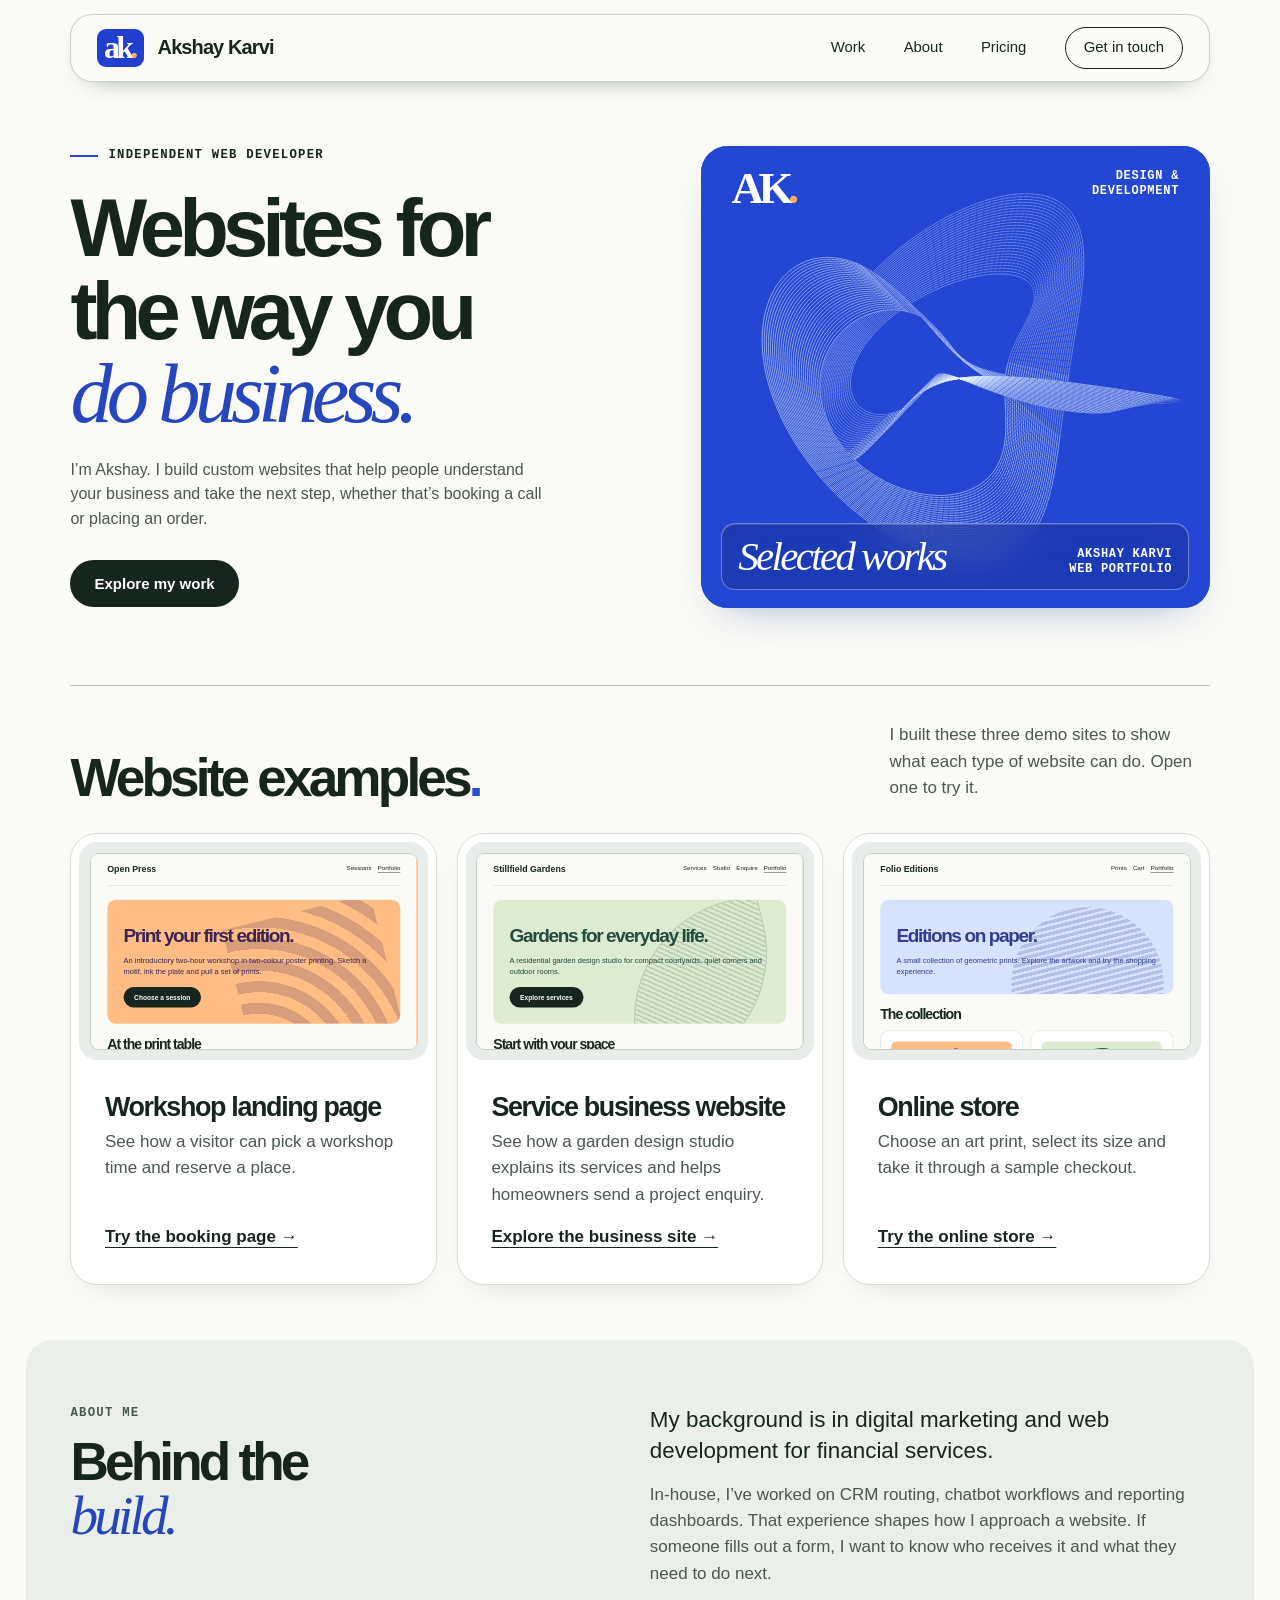
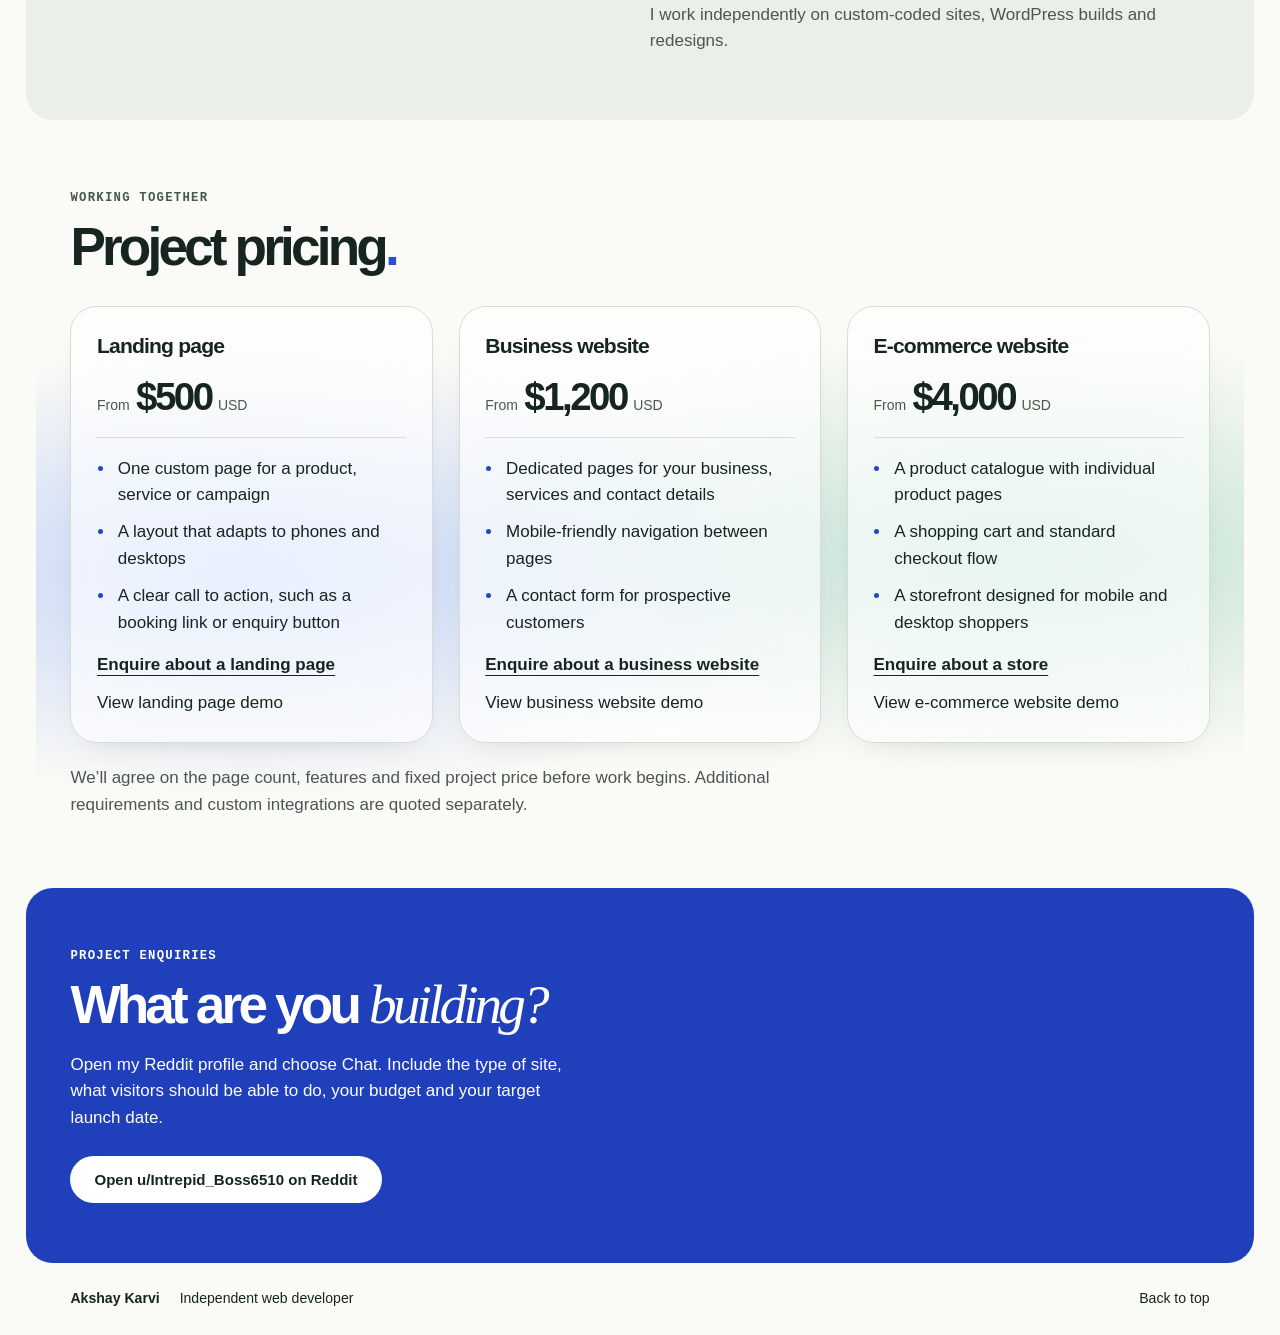
<file: index.html>
<!doctype html><html lang="en"><head><meta charset="utf-8"><meta name="viewport" content="width=device-width,initial-scale=1"><meta name="description" content="Independent web developer Akshay Karvi builds custom websites for businesses. Explore three interactive website concepts and fixed-price project options."><title>Akshay Karvi | Independent web developer</title><link rel="stylesheet" href="style.css"><script src="art.js" defer></script><link rel="stylesheet" href="showcase.css"><style>
#work{scroll-margin-top:8rem}.site-preview{display:block;position:relative;aspect-ratio:16/10;background:#e9ede9;padding:.65rem;border-radius:18px;overflow:hidden}.preview-window{position:relative;display:block;width:100%;height:100%;overflow:hidden;border:1px solid #c6ceca;border-radius:9px;background:#fff;pointer-events:none;container-type:inline-size}.preview-window iframe{position:absolute;inset:0;border:0;width:227.28%;height:227.28%;transform:scale(.44);transform-origin:top left;pointer-events:none}.site-preview:focus-visible{outline:3px solid #2845bd;outline-offset:2px}
.plan-links{display:flex;flex-direction:column;align-items:flex-start;gap:.75rem;margin-top:1rem}.plan-links .inline{margin:0}
</style></head><body><a class="skip" href="#main">Skip to content</a><header class="nav wrap"><a class="wordmark" href="./"><span class="monogram">ak<span>.</span></span><strong>Akshay Karvi</strong></a><nav aria-label="Main navigation"><a href="#work">Work</a><a href="#about">About</a><a href="#pricing">Pricing</a><a class="talk" href="#contact">Get in touch</a></nav></header>
<main id="main"><section class="hero wrap"><div class="hero-copy"><p class="eyebrow"><i></i> Independent web developer</p><h1>Websites for<br>the way you<br><em>do business.</em></h1><p class="intro">I’m Akshay. I build custom websites that help people understand your business and take the next step, whether that’s booking a call or placing an order.</p><a class="btn dark" href="#work">Explore my work</a></div><div class="cover" role="img" aria-label="Blue print cover featuring an original flowing ribbon of white contour lines"><div class="cover-head"><b>AK<span>.</span></b><span>DESIGN &amp;<br>DEVELOPMENT</span></div><canvas data-art="ribbon" aria-hidden="true"></canvas><div class="cover-foot"><strong>Selected works</strong><span>AKSHAY KARVI<br>WEB PORTFOLIO</span></div></div></section>
<section id="work" class="work wrap"><div class="section-head"><h2>Website examples<span>.</span></h2><p>I built these three demo sites to show what each type of website can do. Open one to try it.</p></div><div class="projects featured"><article><a class="site-preview" href="press.html" aria-label="Try the booking page"><span class="preview-window" aria-hidden="true"><iframe src="press.html" title="Workshop landing page preview" tabindex="-1" inert sandbox loading="lazy" scrolling="no"></iframe></span></a><div class="project-info"><h3><a href="press.html">Workshop landing page</a></h3><p>See how a visitor can pick a workshop time and reserve a place.</p><a class="inline" href="press.html">Try the booking page →</a></div></article>
<article><a class="site-preview" href="garden.html" aria-label="Explore the business site"><span class="preview-window" aria-hidden="true"><iframe src="garden.html" title="Service business website preview" tabindex="-1" inert sandbox loading="lazy" scrolling="no"></iframe></span></a><div class="project-info"><h3><a href="garden.html">Service business website</a></h3><p>See how a garden design studio explains its services and helps homeowners send a project enquiry.</p><a class="inline" href="garden.html">Explore the business site →</a></div></article>
<article><a class="site-preview" href="folio.html" aria-label="Try the online store"><span class="preview-window" aria-hidden="true"><iframe src="folio.html" title="Online store preview" tabindex="-1" inert sandbox loading="lazy" scrolling="no"></iframe></span></a><div class="project-info"><h3><a href="folio.html">Online store</a></h3><p>Choose an art print, select its size and take it through a sample checkout.</p><a class="inline" href="folio.html">Try the online store →</a></div></article></div></section>
<section class="about" id="about"><div class="wrap two"><div><p class="label">About me</p><h2>Behind the<br><em>build.</em></h2></div><div class="copy"><p class="lead">My background is in digital marketing and web development for financial services.</p><p>In-house, I’ve worked on CRM routing, chatbot workflows and reporting dashboards. That experience shapes how I approach a website. If someone fills out a form, I want to know who receives it and what they need to do next.</p><p>I work independently on custom-coded sites, WordPress builds and redesigns.</p></div></div></section>
<section id="pricing" class="pricing wrap" aria-labelledby="pricing-heading">
  <p class="label">Working together</p>
  <h2 id="pricing-heading">Project pricing<span>.</span></h2>
  <div class="plan-grid">
    <article class="plan">
      <h3>Landing page</h3>
      <p class="plan-price">From <strong>$500</strong> USD</p>
      <ul>
        <li>One custom page for a product, service or campaign</li>
        <li>A layout that adapts to phones and desktops</li>
        <li>A clear call to action, such as a booking link or enquiry button</li>
      </ul>
    <div class="plan-links"><a class="inline" href="#contact">Enquire about a landing page</a><a href="press.html">View landing page demo</a></div></article>
    <article class="plan">
      <h3>Business website</h3>
      <p class="plan-price">From <strong>$1,200</strong> USD</p>
      <ul>
        <li>Dedicated pages for your business, services and contact details</li>
        <li>Mobile-friendly navigation between pages</li>
        <li>A contact form for prospective customers</li>
      </ul>
    <div class="plan-links"><a class="inline" href="#contact">Enquire about a business website</a><a href="garden.html">View business website demo</a></div></article>
    <article class="plan">
      <h3>E-commerce website</h3>
      <p class="plan-price">From <strong>$4,000</strong> USD</p>
      <ul>
        <li>A product catalogue with individual product pages</li>
        <li>A shopping cart and standard checkout flow</li>
        <li>A storefront designed for mobile and desktop shoppers</li>
      </ul>
    <div class="plan-links"><a class="inline" href="#contact">Enquire about a store</a><a href="folio.html">View e-commerce website demo</a></div></article>
  </div>
  <p class="plan-scope">We’ll agree on the page count, features and fixed project price before work begins. Additional requirements and custom integrations are quoted separately.</p>
</section>
<section id="contact" class="contact"><div class="wrap"><p class="label">Project enquiries</p><h2>What are you <em>building?</em></h2><p>Open my Reddit profile and choose Chat. Include the type of site, what visitors should be able to do, your budget and your target launch date.</p><a class="btn light" href="https://www.reddit.com/user/Intrepid_Boss6510/">Open u/Intrepid_Boss6510 on Reddit</a></div></section></main><footer class="wrap"><strong>Akshay Karvi</strong><span>Independent web developer</span><a href="#main">Back to top</a></footer></body></html>
</file>
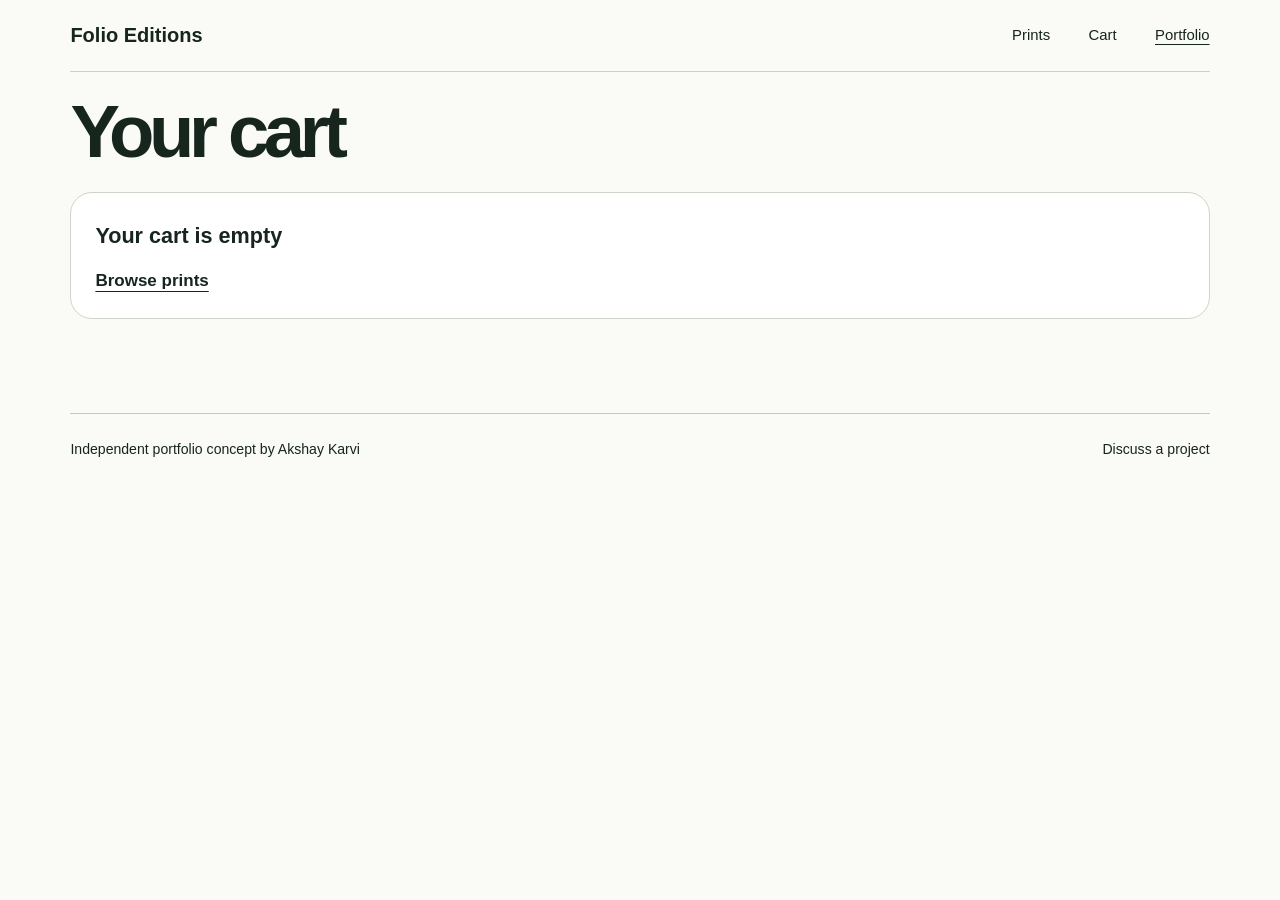
<file: cart.html>
<!doctype html><html lang="en"><head><meta charset="utf-8"><meta name="viewport" content="width=device-width,initial-scale=1"><title>Shopping cart | Portfolio concept by Akshay Karvi</title><link rel="stylesheet" href="style.css"><link rel="stylesheet" href="showcase.css"></head><body class="spec demo-page folio"><a class="skip" href="#main">Skip to content</a><header class="wrap nav"><a class="brand" href="folio.html">Folio Editions</a><nav aria-label="Site navigation"><a href="folio.html#prints">Prints</a><a href="cart.html">Cart</a><a href="./#work">Portfolio</a></nav></header><main id="main" class="wrap"><h1>Your cart</h1><section class="spec-panel" id="basket"></section><section class="spec-panel" id="checkout" hidden><h2>Demo checkout</h2><p>Preview a studio pickup order. No payment or personal information is collected.</p><button class="btn dark" id="order">Place demo order</button></section><output id="receipt" aria-live="polite"></output></main><footer class="wrap backline">Independent portfolio concept by Akshay Karvi<a href="./#contact">Discuss a project</a></footer><script src="showcase.js" defer></script></body></html>
</file>
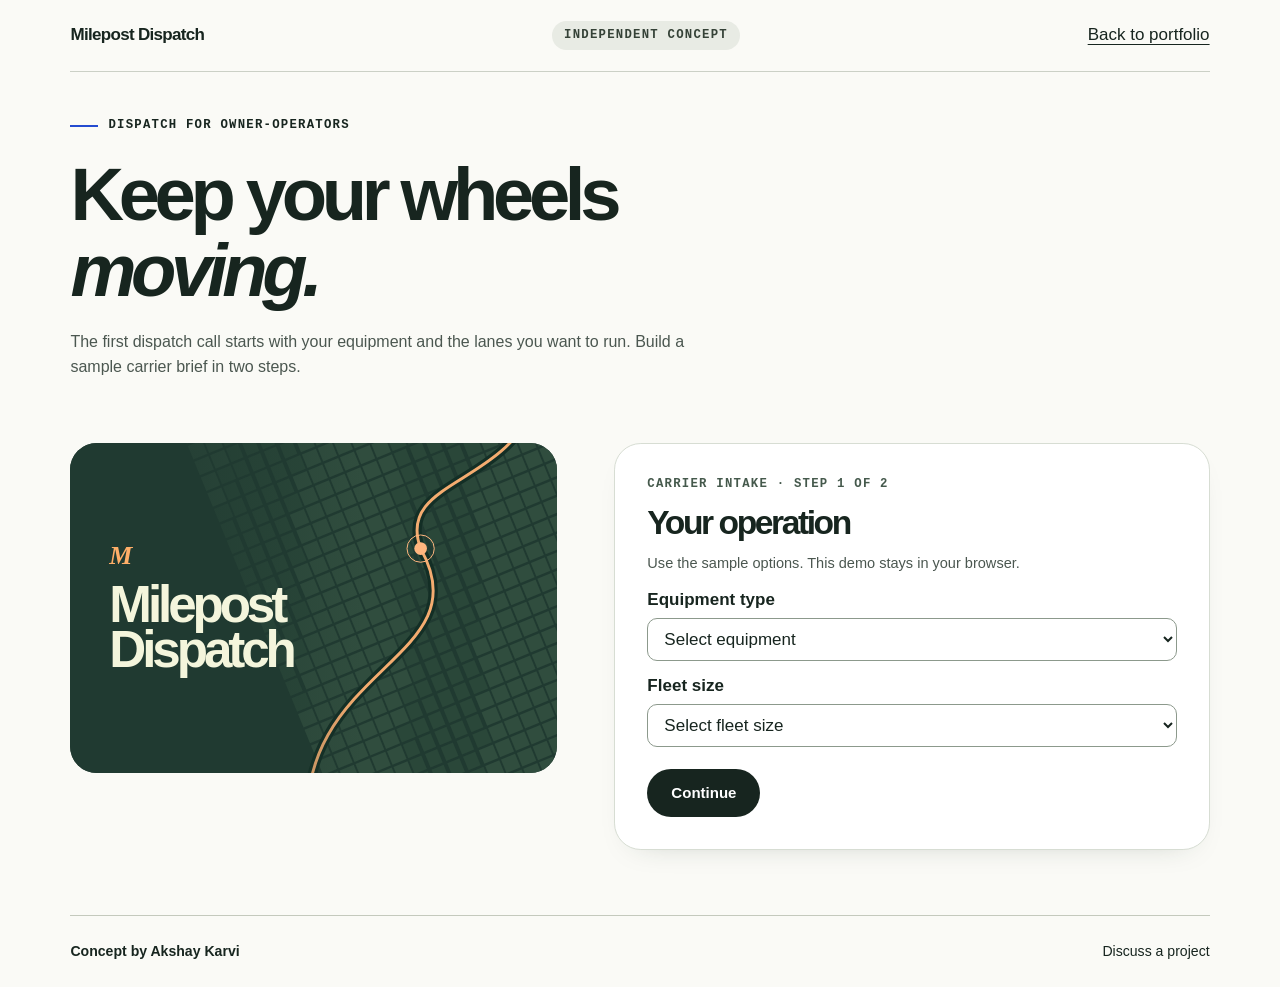
<file: dispatch.html>
<!doctype html><html lang="en"><head><meta charset="utf-8"><meta name="viewport" content="width=device-width,initial-scale=1"><meta name="description" content="Milepost Dispatch is a self-initiated web design concept by Akshay Karvi. Try the two-step carrier intake demo."><title>Milepost Dispatch | Akshay Karvi portfolio</title><link rel="stylesheet" href="style.css"><script src="art.js" defer></script><script src="demos.js" defer></script></head><body class="demo-page"><a class="skip" href="#main">Skip to content</a><header class="nav wrap"><span class="demo-nav-brand">Milepost Dispatch</span><span class="demo-tag">Independent concept</span><a href="./#work">Back to portfolio</a></header><main id="main" class="wrap"><div class="demo-hero"><p class="eyebrow"><i></i> Dispatch for owner-operators</p><h1>Keep your wheels<br><em>moving.</em></h1><p class="intro">The first dispatch call starts with your equipment and the lanes you want to run. Build a sample carrier brief in two steps.</p></div><div class="demo-grid"><div class="demo-visual road-bg" aria-hidden="true"><canvas data-art="map"></canvas><div class="road-type"><span class="route-icon">M</span><strong>Milepost<br>Dispatch</strong></div></div><section class="demo-box" id="intake"><p class="label" id="stage">Carrier intake · Step 1 of 2</p><h2 id="intake-title" tabindex="-1">Your operation</h2><p class="fine">Use the sample options. This demo stays in your browser.</p><form id="carrier"><div id="operation"><div class="form-row"><label for="equipment">Equipment type</label><select id="equipment" required><option value="">Select equipment</option><option>Dry van</option><option>Refrigerated trailer</option><option>Flatbed</option></select></div><div class="form-row"><label for="fleet">Fleet size</label><select id="fleet" required><option value="">Select fleet size</option><option>1 truck</option><option>2–5 trucks</option><option>6 or more trucks</option></select></div></div><div id="preferences" hidden><div class="form-row"><label for="lane">Preferred lanes</label><select id="lane" disabled required><option value="">Select a region</option><option>Midwest regional</option><option>Southeast regional</option><option>Nationwide</option></select></div><div class="form-row"><label for="callback">Preferred callback window</label><select id="callback" disabled required><option value="">Select a window</option><option>Morning</option><option>Afternoon</option><option>Evening</option></select></div></div><button class="btn dark" id="next">Continue</button><button class="link" type="button" id="back" hidden>Back</button></form><div id="brief" hidden><p id="brief-text"></p><button class="btn dark" type="button" id="restart">Start again</button></div></section></div></main><footer class="wrap backline"><strong>Concept by Akshay Karvi</strong><a href="./#contact">Discuss a project</a></footer></body></html>
</file>
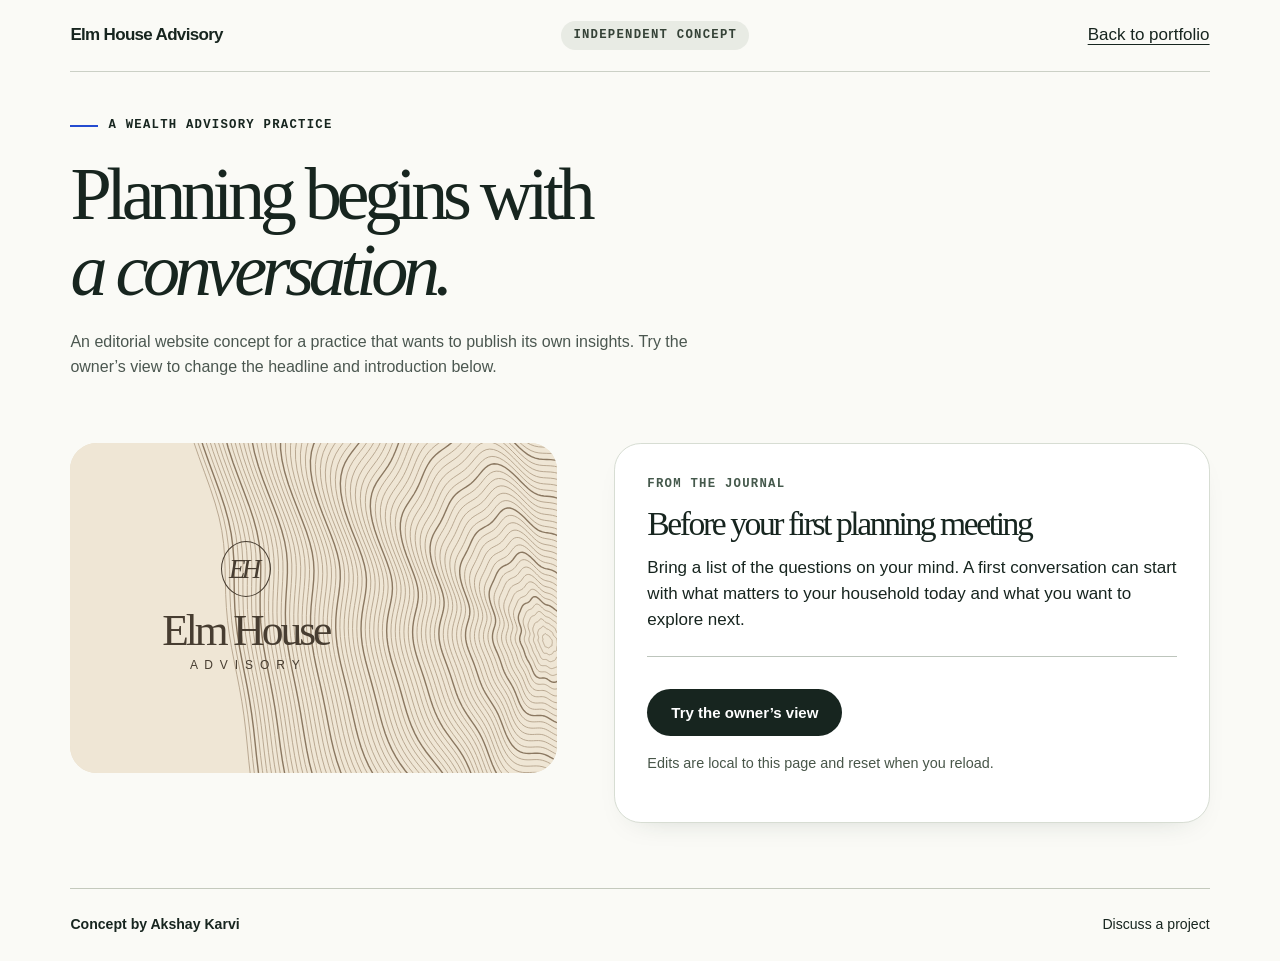
<file: elm.html>
<!doctype html><html lang="en"><head><meta charset="utf-8"><meta name="viewport" content="width=device-width,initial-scale=1"><meta name="description" content="Explore a fictional wealth advisory website and try its in-browser editorial experience."><title>Elm House Advisory | Akshay Karvi portfolio</title><link rel="stylesheet" href="style.css"><script src="art.js" defer></script><script src="demos.js" defer></script></head><body class="demo-page"><a class="skip" href="#main">Skip to content</a><header class="nav wrap"><span class="demo-nav-brand">Elm House Advisory</span><span class="demo-tag">Independent concept</span><a href="./#work">Back to portfolio</a></header><main id="main" class="wrap"><div class="demo-hero elm-hero"><p class="eyebrow"><i></i> A wealth advisory practice</p><h1>Planning begins with<br><em>a conversation.</em></h1><p class="intro">An editorial website concept for a practice that wants to publish its own insights. Try the owner’s view to change the headline and introduction below.</p></div><div class="demo-grid"><div class="demo-visual elm-bg" aria-hidden="true"><canvas data-art="rings"></canvas><div class="elm-type"><span>EH</span><strong>Elm House</strong><small>A D V I S O R Y</small></div></div><section class="demo-box"><p class="label">From the journal</p><h2 class="article-title" id="headline">Before your first planning meeting</h2><p id="excerpt">Bring a list of the questions on your mind. A first conversation can start with what matters to your household today and what you want to explore next.</p><hr><button type="button" class="btn dark" id="edit">Try the owner’s view</button><form id="editor" hidden><div class="form-row"><label for="title-input">Article headline</label><input id="title-input" required maxlength="90"></div><div class="form-row"><label for="excerpt-input">Introduction</label><textarea id="excerpt-input" required maxlength="360"></textarea></div><button class="btn dark">Apply changes</button><button class="link" type="button" id="cancel">Cancel</button></form><button type="button" class="link" id="reset-article" hidden>Restore sample</button><p class="demo-note">Edits are local to this page and reset when you reload.</p><output class="fine" id="edit-status" aria-live="polite"></output></section></div></main><footer class="wrap backline"><strong>Concept by Akshay Karvi</strong><a href="./#contact">Discuss a project</a></footer></body></html>
</file>
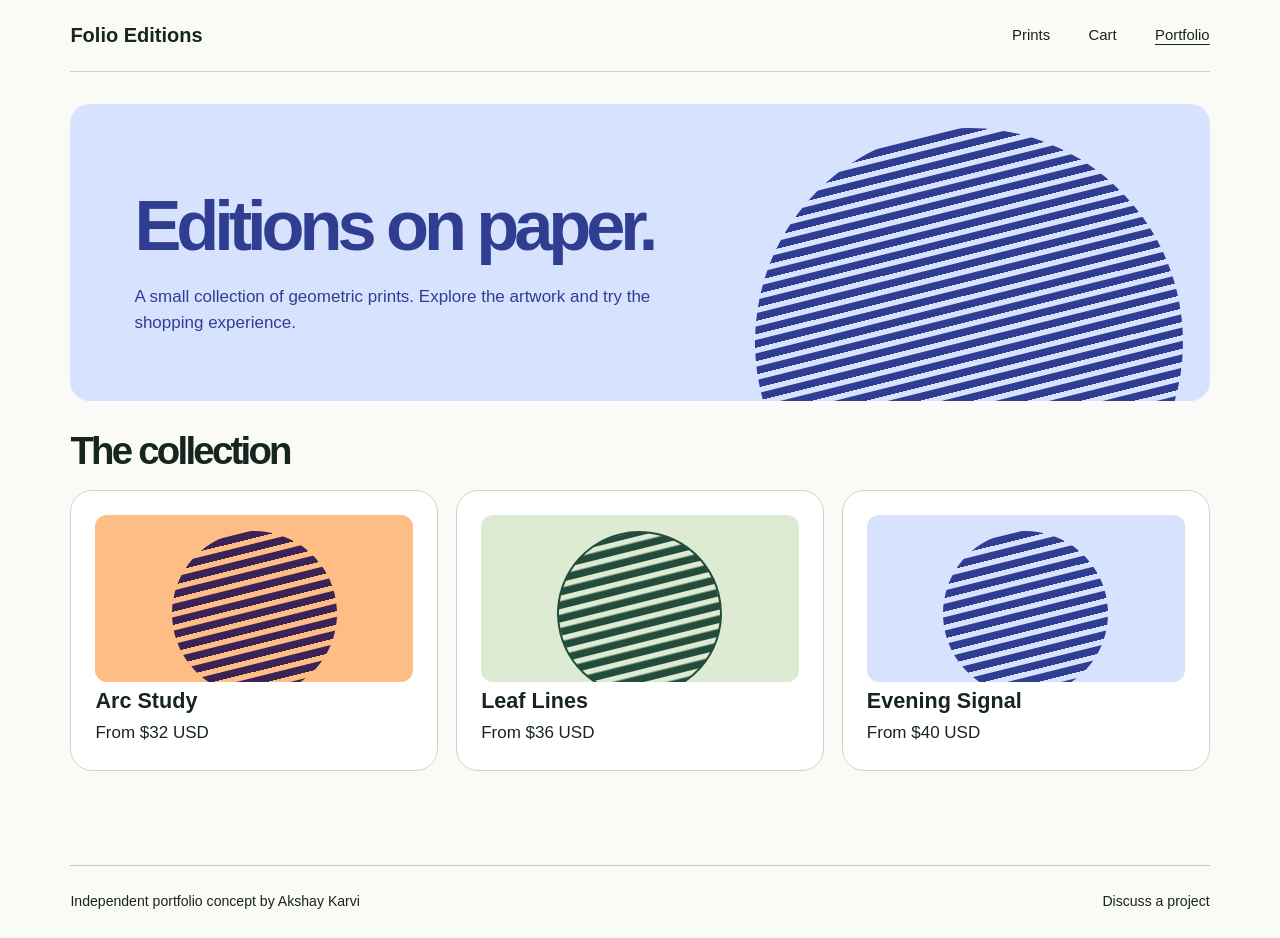
<file: folio.html>
<!doctype html><html lang="en"><head><meta charset="utf-8"><meta name="viewport" content="width=device-width,initial-scale=1"><title>Folio Editions print shop | Portfolio concept by Akshay Karvi</title><link rel="stylesheet" href="style.css"><link rel="stylesheet" href="showcase.css"></head><body class="spec demo-page folio"><a class="skip" href="#main">Skip to content</a><header class="wrap nav"><a class="brand" href="folio.html">Folio Editions</a><nav aria-label="Site navigation"><a href="folio.html#prints">Prints</a><a href="cart.html">Cart</a><a href="./#work">Portfolio</a></nav></header><main id="main" class="wrap"><section class="spec-hero folio"><div class="print-art folio" aria-hidden="true"><i></i></div><h1>Editions on paper.</h1><p>A small collection of geometric prints. Explore the artwork and try the shopping experience.</p></section><section id="prints"><h2>The collection</h2><div class="spec-grid"><a class="spec-panel" href="print-1.html"><div class="swatch press"><div class="print-art press" aria-hidden="true"><i></i></div></div><h3>Arc Study</h3><p>From $32 USD</p></a><a class="spec-panel" href="print-2.html"><div class="swatch garden"><div class="print-art garden" aria-hidden="true"><i></i></div></div><h3>Leaf Lines</h3><p>From $36 USD</p></a><a class="spec-panel" href="print-3.html"><div class="swatch folio"><div class="print-art folio" aria-hidden="true"><i></i></div></div><h3>Evening Signal</h3><p>From $40 USD</p></a></div></section></main><footer class="wrap backline">Independent portfolio concept by Akshay Karvi<a href="./#contact">Discuss a project</a></footer></body></html>
</file>
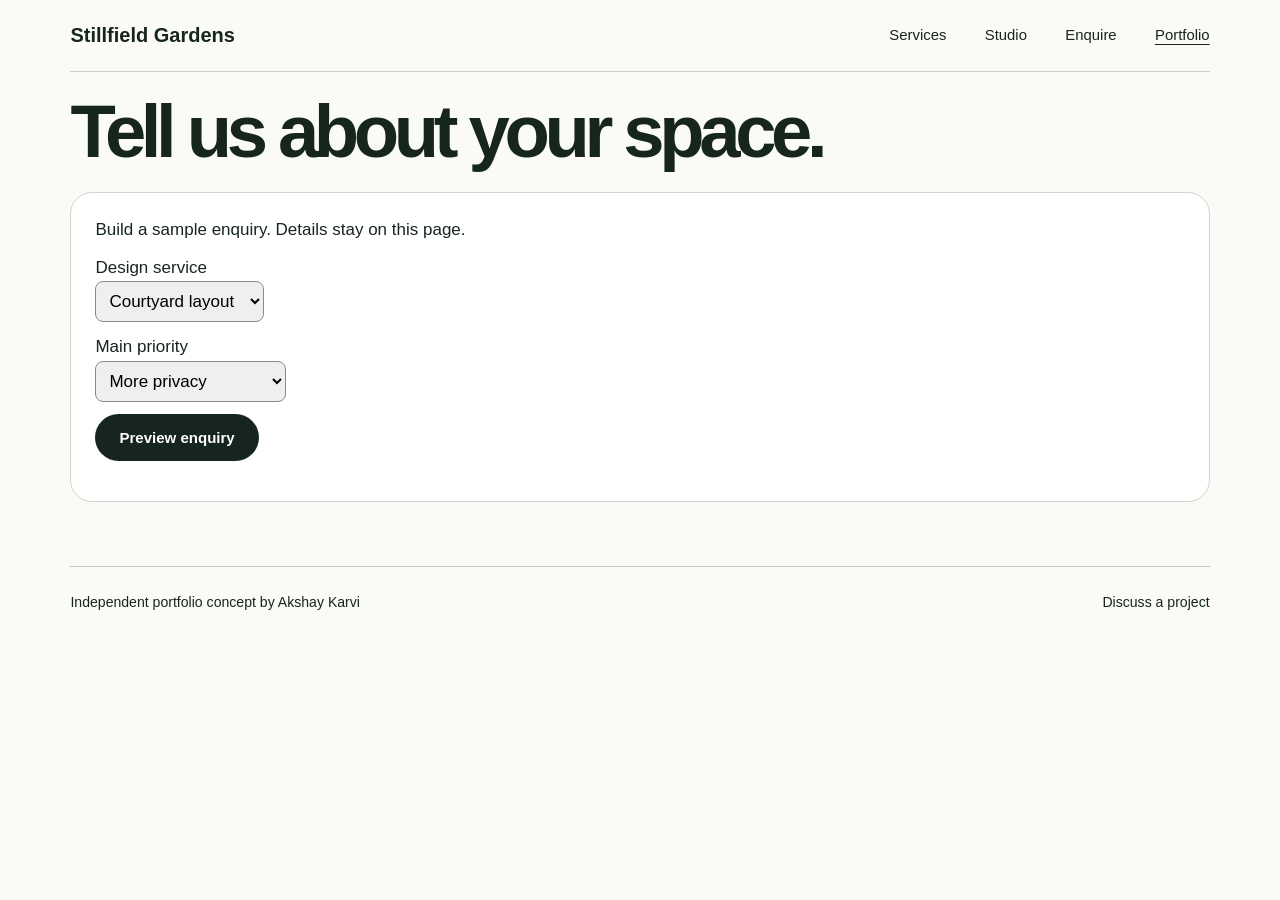
<file: garden-enquiry.html>
<!doctype html><html lang="en"><head><meta charset="utf-8"><meta name="viewport" content="width=device-width,initial-scale=1"><title>Garden enquiry | Portfolio concept by Akshay Karvi</title><link rel="stylesheet" href="style.css"><link rel="stylesheet" href="showcase.css"></head><body class="spec demo-page garden"><a class="skip" href="#main">Skip to content</a><header class="wrap nav"><a class="brand" href="garden.html">Stillfield Gardens</a><nav aria-label="Site navigation"><a href="garden-services.html">Services</a><a href="garden-studio.html">Studio</a><a href="garden-enquiry.html">Enquire</a><a href="./#work">Portfolio</a></nav></header><main id="main" class="wrap"><h1>Tell us about your space.</h1><form class="spec-panel" id="garden-brief"><p>Build a sample enquiry. Details stay on this page.</p><label>Design service<select name="service"><option>Courtyard layout</option><option>Planting design</option><option>Seasonal refresh</option></select></label><label>Main priority<select name="goal"><option>More privacy</option><option>Room to entertain</option><option>Easier maintenance</option></select></label><button class="btn dark">Preview enquiry</button><output aria-live="polite"></output></form></main><footer class="wrap backline">Independent portfolio concept by Akshay Karvi<a href="./#contact">Discuss a project</a></footer><script src="showcase.js" defer></script></body></html>
</file>
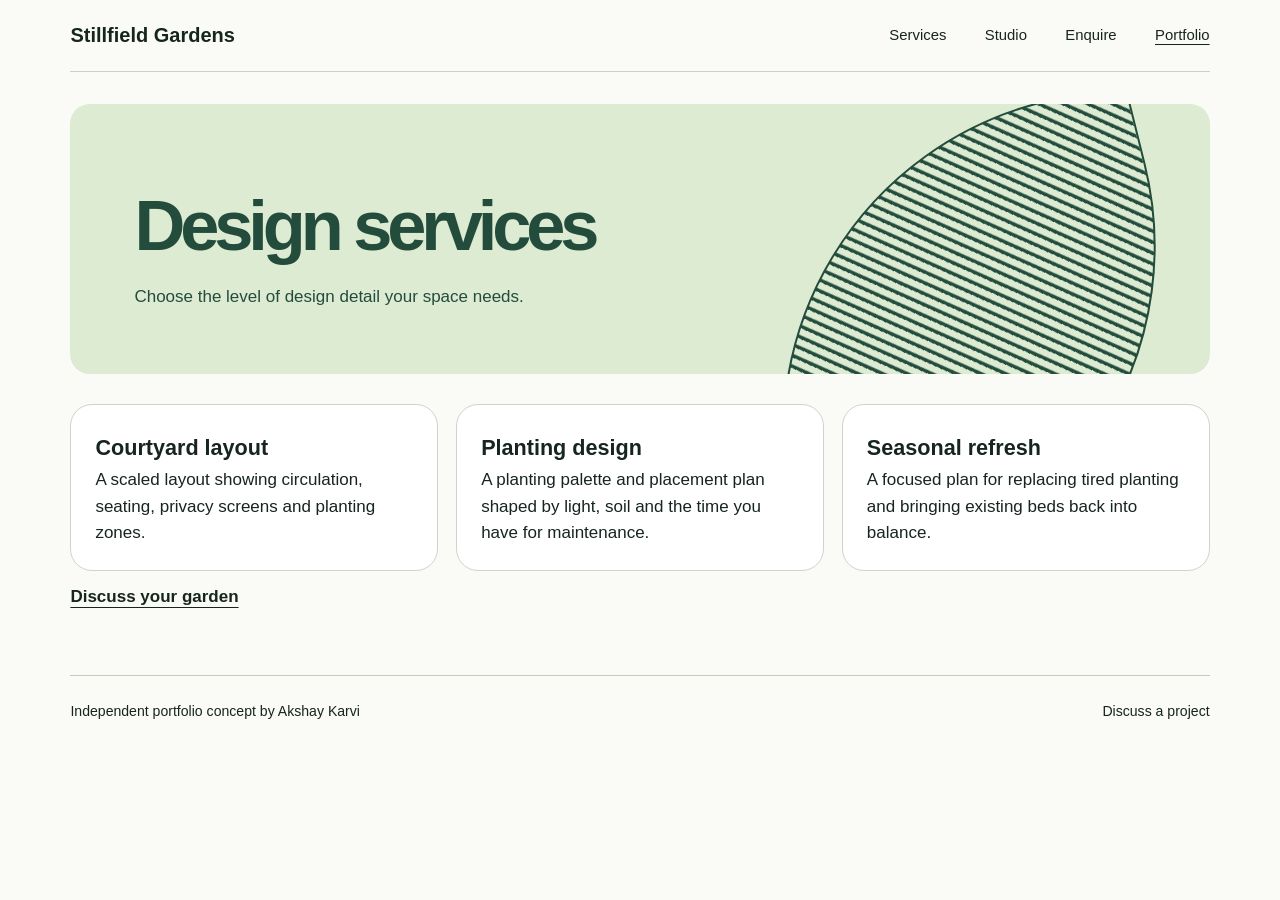
<file: garden-services.html>
<!doctype html><html lang="en"><head><meta charset="utf-8"><meta name="viewport" content="width=device-width,initial-scale=1"><title>Garden design services | Portfolio concept by Akshay Karvi</title><link rel="stylesheet" href="style.css"><link rel="stylesheet" href="showcase.css"></head><body class="spec demo-page garden"><a class="skip" href="#main">Skip to content</a><header class="wrap nav"><a class="brand" href="garden.html">Stillfield Gardens</a><nav aria-label="Site navigation"><a href="garden-services.html">Services</a><a href="garden-studio.html">Studio</a><a href="garden-enquiry.html">Enquire</a><a href="./#work">Portfolio</a></nav></header><main id="main" class="wrap"><section class="spec-hero garden"><div class="print-art garden" aria-hidden="true"><i></i></div><h1>Design services</h1><p>Choose the level of design detail your space needs.</p></section><div class="spec-grid"><article class="spec-panel"><h3>Courtyard layout</h3><p>A scaled layout showing circulation, seating, privacy screens and planting zones.</p></article><article class="spec-panel"><h3>Planting design</h3><p>A planting palette and placement plan shaped by light, soil and the time you have for maintenance.</p></article><article class="spec-panel"><h3>Seasonal refresh</h3><p>A focused plan for replacing tired planting and bringing existing beds back into balance.</p></article></div><a class="inline" href="garden-enquiry.html">Discuss your garden</a></main><footer class="wrap backline">Independent portfolio concept by Akshay Karvi<a href="./#contact">Discuss a project</a></footer></body></html>
</file>
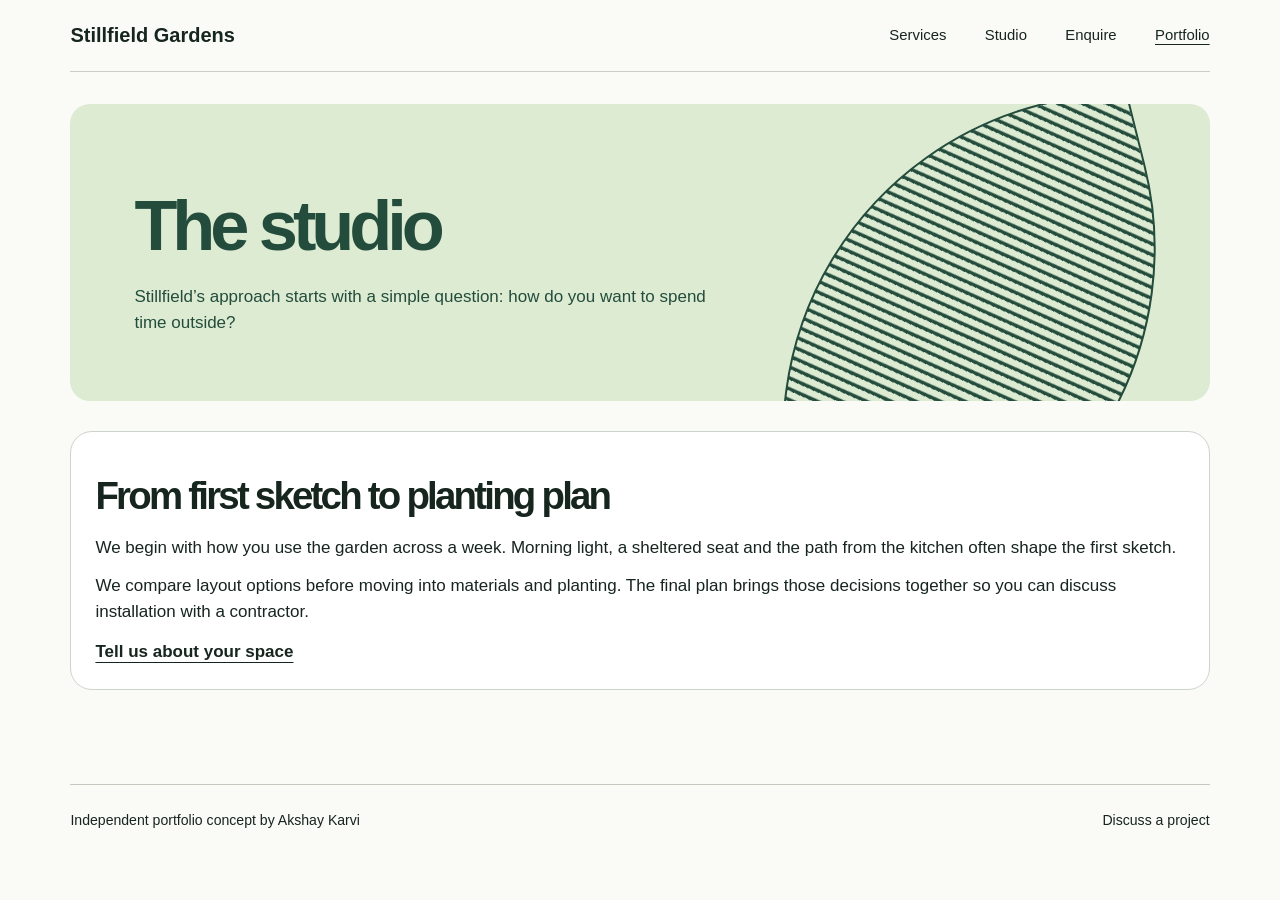
<file: garden-studio.html>
<!doctype html><html lang="en"><head><meta charset="utf-8"><meta name="viewport" content="width=device-width,initial-scale=1"><title>About the studio | Portfolio concept by Akshay Karvi</title><link rel="stylesheet" href="style.css"><link rel="stylesheet" href="showcase.css"></head><body class="spec demo-page garden"><a class="skip" href="#main">Skip to content</a><header class="wrap nav"><a class="brand" href="garden.html">Stillfield Gardens</a><nav aria-label="Site navigation"><a href="garden-services.html">Services</a><a href="garden-studio.html">Studio</a><a href="garden-enquiry.html">Enquire</a><a href="./#work">Portfolio</a></nav></header><main id="main" class="wrap"><section class="spec-hero garden"><div class="print-art garden" aria-hidden="true"><i></i></div><h1>The studio</h1><p>Stillfield’s approach starts with a simple question: how do you want to spend time outside?</p></section><section class="spec-panel"><h2>From first sketch to planting plan</h2><p>We begin with how you use the garden across a week. Morning light, a sheltered seat and the path from the kitchen often shape the first sketch.</p><p>We compare layout options before moving into materials and planting. The final plan brings those decisions together so you can discuss installation with a contractor.</p><a class="inline" href="garden-enquiry.html">Tell us about your space</a></section></main><footer class="wrap backline">Independent portfolio concept by Akshay Karvi<a href="./#contact">Discuss a project</a></footer></body></html>
</file>
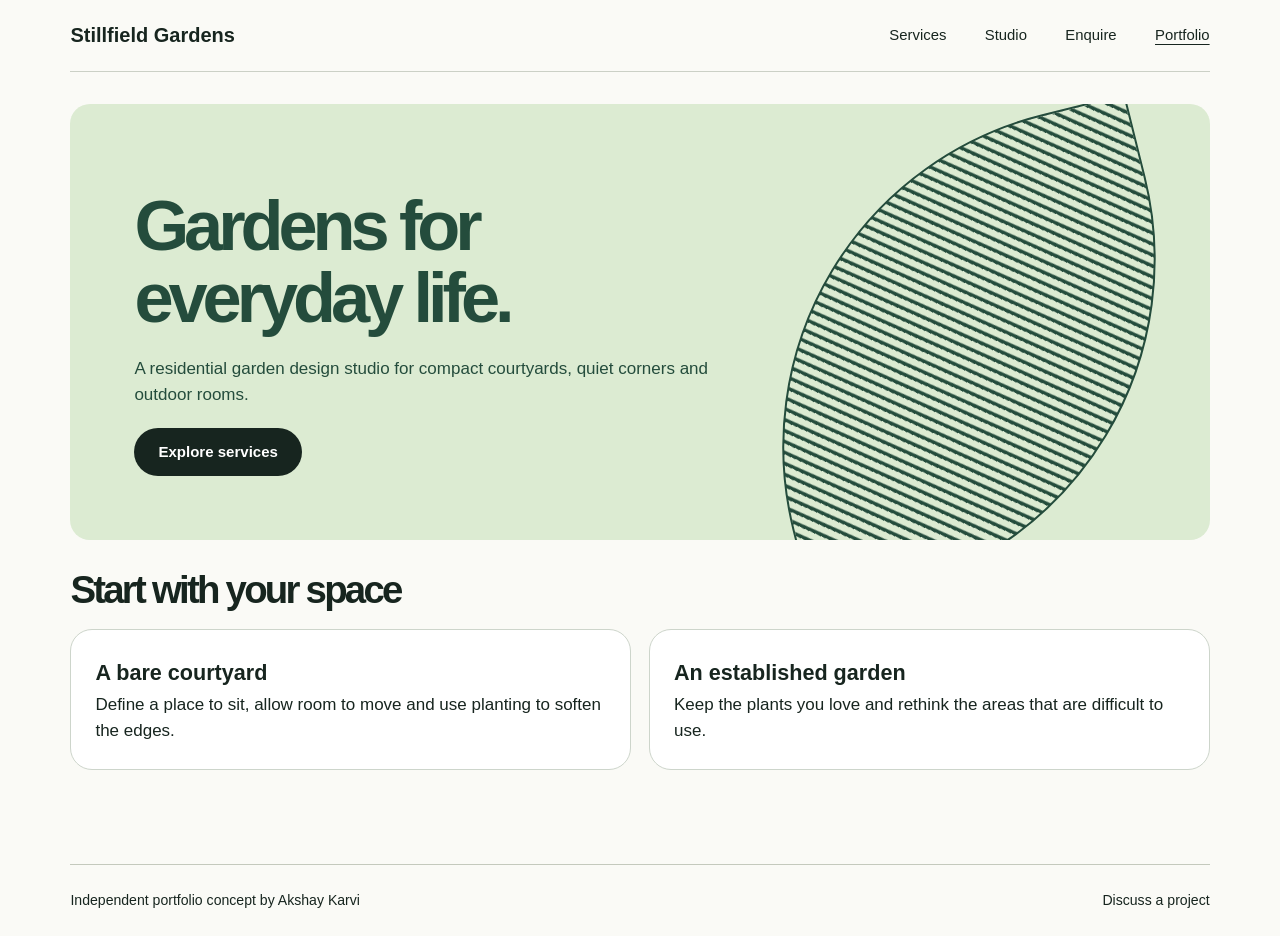
<file: garden.html>
<!doctype html><html lang="en"><head><meta charset="utf-8"><meta name="viewport" content="width=device-width,initial-scale=1"><title>Stillfield Gardens | Portfolio concept by Akshay Karvi</title><link rel="stylesheet" href="style.css"><link rel="stylesheet" href="showcase.css"></head><body class="spec demo-page garden"><a class="skip" href="#main">Skip to content</a><header class="wrap nav"><a class="brand" href="garden.html">Stillfield Gardens</a><nav aria-label="Site navigation"><a href="garden-services.html">Services</a><a href="garden-studio.html">Studio</a><a href="garden-enquiry.html">Enquire</a><a href="./#work">Portfolio</a></nav></header><main id="main" class="wrap"><section class="spec-hero garden"><div class="print-art garden" aria-hidden="true"><i></i></div><h1>Gardens for everyday life.</h1><p>A residential garden design studio for compact courtyards, quiet corners and outdoor rooms.</p><a class="btn dark" href="garden-services.html">Explore services</a></section><section><h2>Start with your space</h2><div class="spec-grid"><article class="spec-panel"><h3>A bare courtyard</h3><p>Define a place to sit, allow room to move and use planting to soften the edges.</p></article><article class="spec-panel"><h3>An established garden</h3><p>Keep the plants you love and rethink the areas that are difficult to use.</p></article></div></section></main><footer class="wrap backline">Independent portfolio concept by Akshay Karvi<a href="./#contact">Discuss a project</a></footer></body></html>
</file>
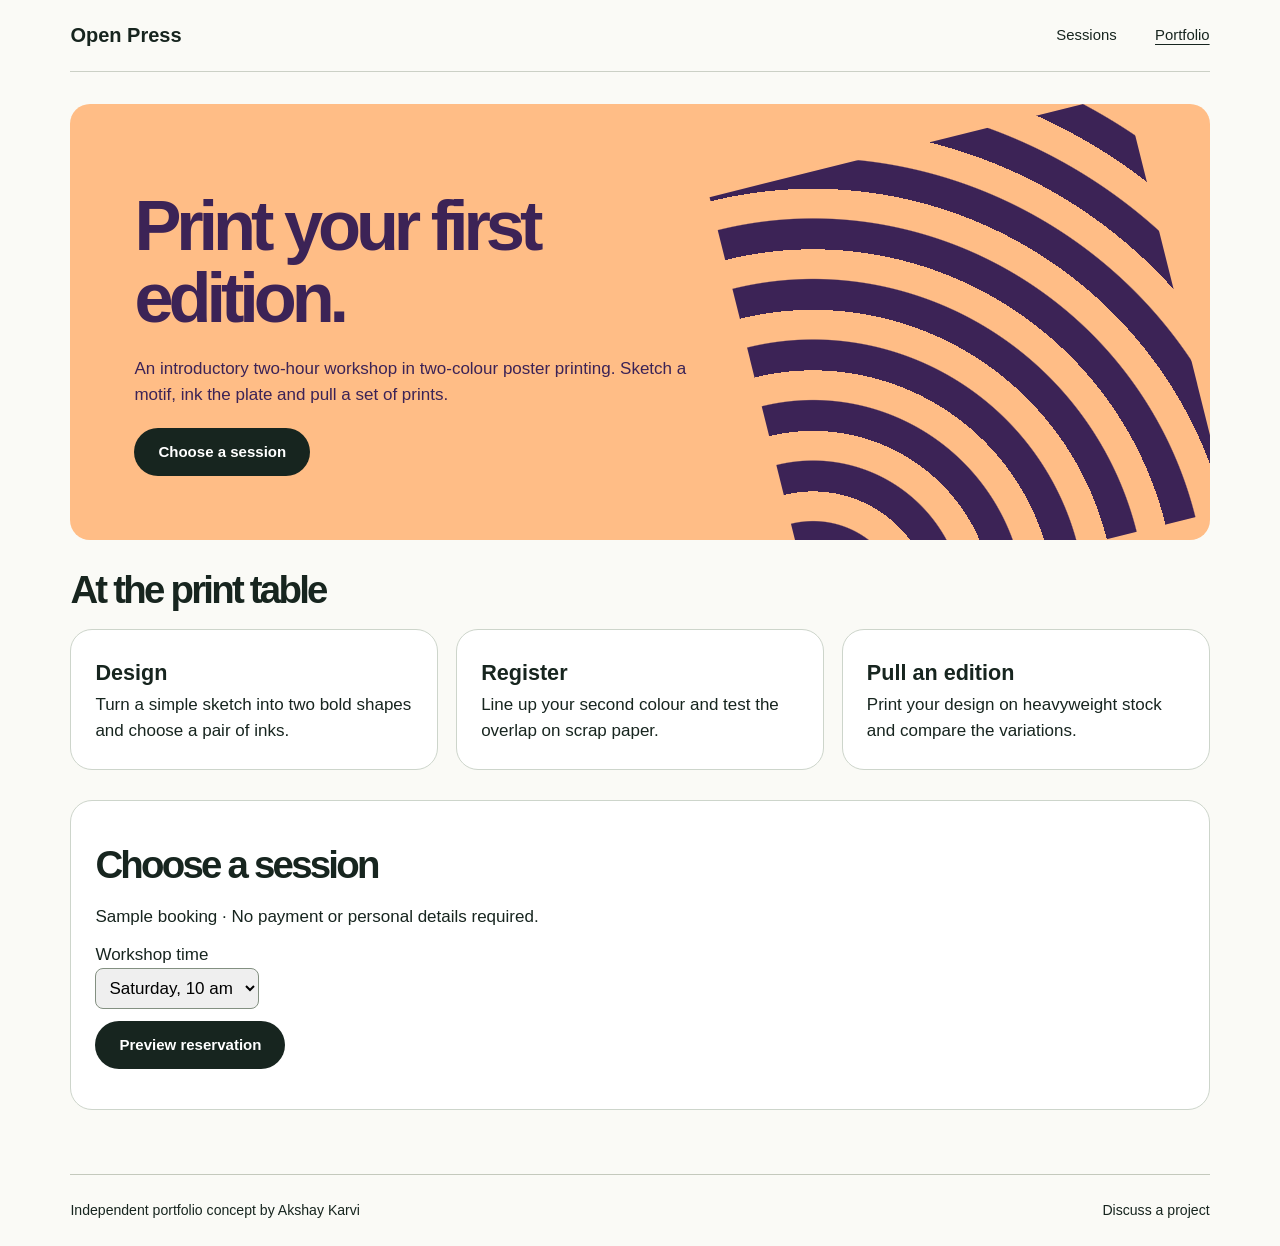
<file: press.html>
<!doctype html><html lang="en"><head><meta charset="utf-8"><meta name="viewport" content="width=device-width,initial-scale=1"><title>Open Press workshop | Portfolio concept by Akshay Karvi</title><link rel="stylesheet" href="style.css"><link rel="stylesheet" href="showcase.css"></head><body class="spec demo-page press"><a class="skip" href="#main">Skip to content</a><header class="wrap nav"><a class="brand" href="press.html">Open Press</a><nav aria-label="Site navigation"><a href="#session">Sessions</a><a href="./#work">Portfolio</a></nav></header><main id="main" class="wrap"><section class="spec-hero press"><div class="print-art press" aria-hidden="true"><i></i></div><h1>Print your first edition.</h1><p>An introductory two-hour workshop in two-colour poster printing. Sketch a motif, ink the plate and pull a set of prints.</p><a class="btn dark" href="#session">Choose a session</a></section><section><h2>At the print table</h2><div class="spec-grid"><article class="spec-panel"><h3>Design</h3><p>Turn a simple sketch into two bold shapes and choose a pair of inks.</p></article><article class="spec-panel"><h3>Register</h3><p>Line up your second colour and test the overlap on scrap paper.</p></article><article class="spec-panel"><h3>Pull an edition</h3><p>Print your design on heavyweight stock and compare the variations.</p></article></div></section><form id="session" class="spec-panel"><h2>Choose a session</h2><p>Sample booking · No payment or personal details required.</p><label>Workshop time<select name="slot"><option>Saturday, 10 am</option><option>Sunday, 2 pm</option></select></label><button class="btn dark">Preview reservation</button><output aria-live="polite"></output></form></main><footer class="wrap backline">Independent portfolio concept by Akshay Karvi<a href="./#contact">Discuss a project</a></footer><script src="showcase.js" defer></script></body></html>
</file>
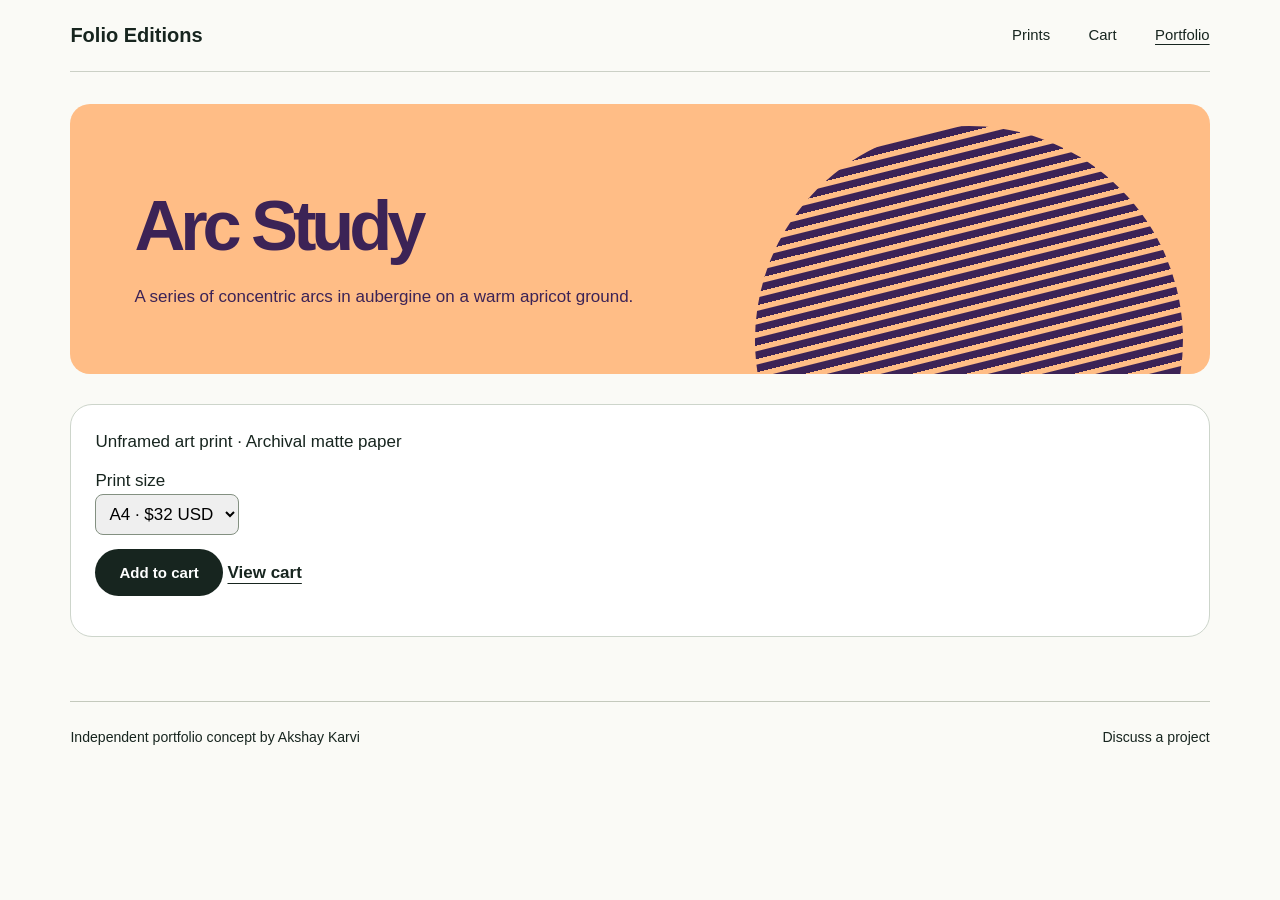
<file: print-1.html>
<!doctype html><html lang="en"><head><meta charset="utf-8"><meta name="viewport" content="width=device-width,initial-scale=1"><title>Arc Study | Portfolio concept by Akshay Karvi</title><link rel="stylesheet" href="style.css"><link rel="stylesheet" href="showcase.css"></head><body class="spec demo-page folio"><a class="skip" href="#main">Skip to content</a><header class="wrap nav"><a class="brand" href="folio.html">Folio Editions</a><nav aria-label="Site navigation"><a href="folio.html#prints">Prints</a><a href="cart.html">Cart</a><a href="./#work">Portfolio</a></nav></header><main id="main" class="wrap"><section class="spec-hero press"><div class="print-art press" aria-hidden="true"><i></i></div><h1>Arc Study</h1><p>A series of concentric arcs in aubergine on a warm apricot ground.</p></section><form class="spec-panel" id="product" data-item="0"><p>Unframed art print · Archival matte paper</p><label>Print size<select name="size"><option value="A4">A4 · $32 USD</option><option value="A3">A3 · $48 USD</option></select></label><button class="btn dark">Add to cart</button> <a class="inline" href="cart.html">View cart</a><output aria-live="polite"></output></form></main><footer class="wrap backline">Independent portfolio concept by Akshay Karvi<a href="./#contact">Discuss a project</a></footer><script src="showcase.js" defer></script></body></html>
</file>
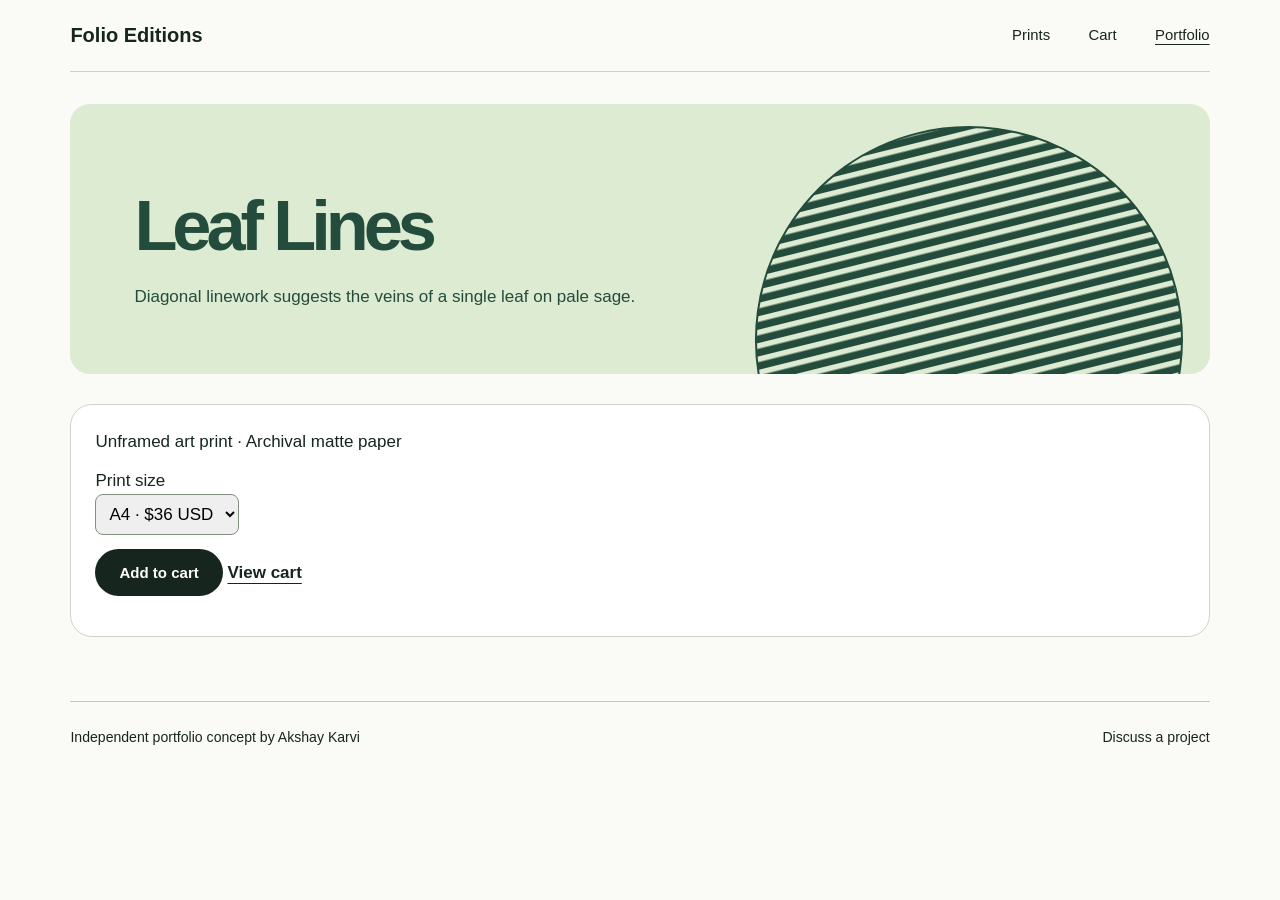
<file: print-2.html>
<!doctype html><html lang="en"><head><meta charset="utf-8"><meta name="viewport" content="width=device-width,initial-scale=1"><title>Leaf Lines | Portfolio concept by Akshay Karvi</title><link rel="stylesheet" href="style.css"><link rel="stylesheet" href="showcase.css"></head><body class="spec demo-page folio"><a class="skip" href="#main">Skip to content</a><header class="wrap nav"><a class="brand" href="folio.html">Folio Editions</a><nav aria-label="Site navigation"><a href="folio.html#prints">Prints</a><a href="cart.html">Cart</a><a href="./#work">Portfolio</a></nav></header><main id="main" class="wrap"><section class="spec-hero garden"><div class="print-art garden" aria-hidden="true"><i></i></div><h1>Leaf Lines</h1><p>Diagonal linework suggests the veins of a single leaf on pale sage.</p></section><form class="spec-panel" id="product" data-item="1"><p>Unframed art print · Archival matte paper</p><label>Print size<select name="size"><option value="A4">A4 · $36 USD</option><option value="A3">A3 · $52 USD</option></select></label><button class="btn dark">Add to cart</button> <a class="inline" href="cart.html">View cart</a><output aria-live="polite"></output></form></main><footer class="wrap backline">Independent portfolio concept by Akshay Karvi<a href="./#contact">Discuss a project</a></footer><script src="showcase.js" defer></script></body></html>
</file>
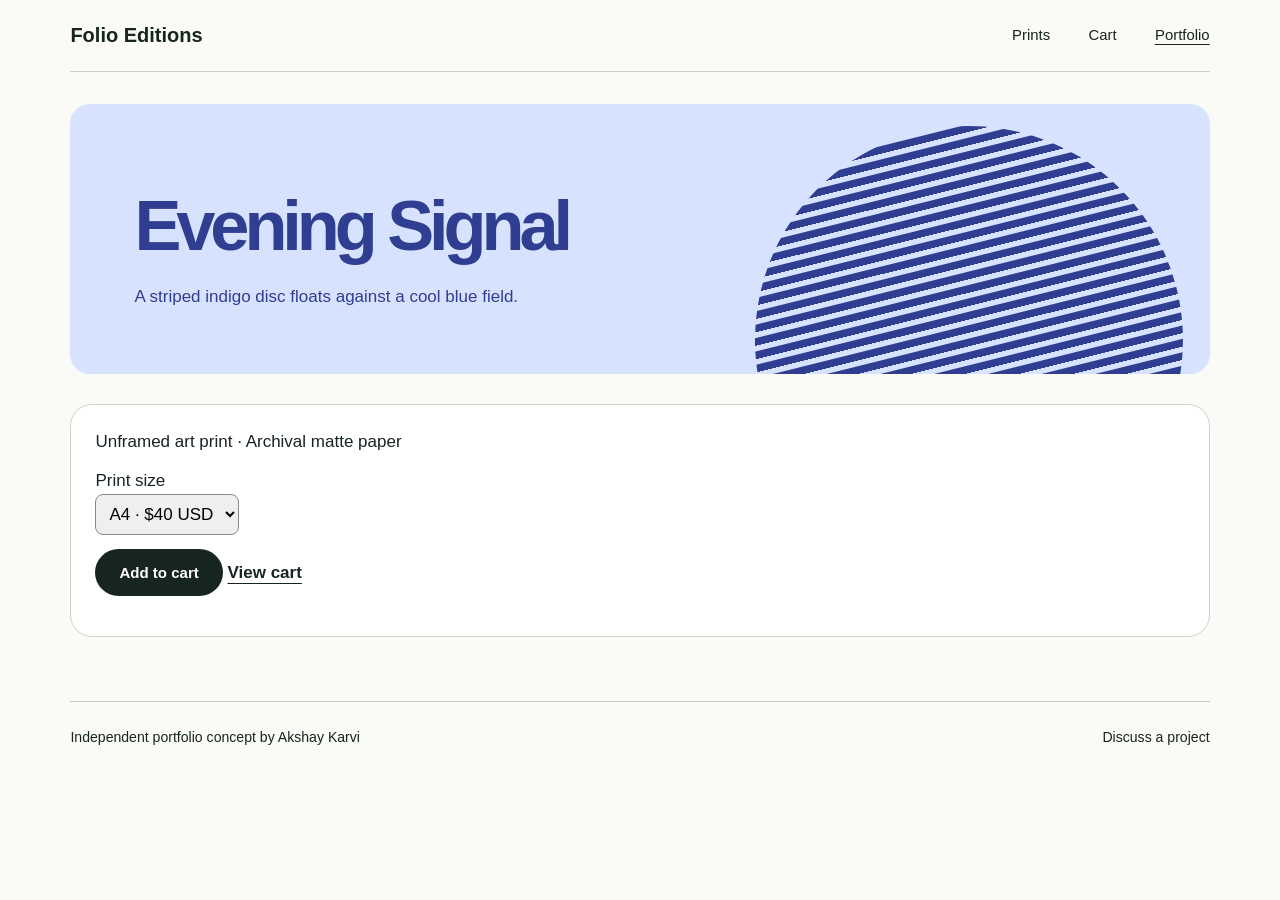
<file: print-3.html>
<!doctype html><html lang="en"><head><meta charset="utf-8"><meta name="viewport" content="width=device-width,initial-scale=1"><title>Evening Signal | Portfolio concept by Akshay Karvi</title><link rel="stylesheet" href="style.css"><link rel="stylesheet" href="showcase.css"></head><body class="spec demo-page folio"><a class="skip" href="#main">Skip to content</a><header class="wrap nav"><a class="brand" href="folio.html">Folio Editions</a><nav aria-label="Site navigation"><a href="folio.html#prints">Prints</a><a href="cart.html">Cart</a><a href="./#work">Portfolio</a></nav></header><main id="main" class="wrap"><section class="spec-hero folio"><div class="print-art folio" aria-hidden="true"><i></i></div><h1>Evening Signal</h1><p>A striped indigo disc floats against a cool blue field.</p></section><form class="spec-panel" id="product" data-item="2"><p>Unframed art print · Archival matte paper</p><label>Print size<select name="size"><option value="A4">A4 · $40 USD</option><option value="A3">A3 · $56 USD</option></select></label><button class="btn dark">Add to cart</button> <a class="inline" href="cart.html">View cart</a><output aria-live="polite"></output></form></main><footer class="wrap backline">Independent portfolio concept by Akshay Karvi<a href="./#contact">Discuss a project</a></footer><script src="showcase.js" defer></script></body></html>
</file>
<file: style.css>
*{box-sizing:border-box}html{scroll-behavior:smooth;scroll-padding-top:20px}body{margin:0;background:#fafaf6;color:#17251f;font:17px/1.55 "Inter","Segoe UI",Arial,sans-serif}a{color:inherit;text-decoration:none}button,input,select,textarea{font:inherit}button,a{touch-action:manipulation}a:focus-visible,button:focus-visible,input:focus-visible,select:focus-visible,textarea:focus-visible{outline:3px solid #ec772c;outline-offset:4px}.skip{position:absolute;left:1rem;top:-8rem;background:white;padding:.7rem;z-index:8}.skip:focus{top:1rem}.wrap{width:min(1240px,89%);margin-inline:auto}.nav{display:flex;align-items:center;justify-content:space-between;min-height:93px;border-bottom:1px solid #cbd0c6}.wordmark,nav{display:flex;align-items:center}.wordmark{gap:14px;letter-spacing:-.045em;font-size:20px}.monogram{background:#203fce;color:white;padding:0 .25em .07em;font:bold 32px/.99 Georgia;letter-spacing:-.12em}.monogram span{color:#fbac5e}nav{gap:clamp(16px,3vw,45px);font-size:.93rem}nav a:hover,.inline:hover,footer a:hover{text-decoration:underline;text-underline-offset:5px}.talk{border:1px solid #17251f;border-radius:50px;padding:8px 18px}.hero{display:grid;grid-template-columns:1.06fr .94fr;gap:5%;align-items:center;padding-block:clamp(48px,5vw,82px) clamp(60px,6vw,96px)}.eyebrow,.label,.cover-head>span,.cover-foot>span,.poster-caption,.project-info small,.demo-tag{font:600 .77rem/1.45 "IBM Plex Mono",Consolas,monospace;text-transform:uppercase;letter-spacing:.10em}.eyebrow{display:flex;align-items:center;gap:10px}.eyebrow i{height:2px;width:28px;background:#244bd0}h1,h2,h3,p{margin:0}h1,h2,h3{line-height:1.02}h1,h2{font-family:"DM Sans","Segoe UI",Arial,sans-serif;letter-spacing:-.072em;font-weight:600}h1{font-size:clamp(3.55rem,6.35vw,6.4rem);margin:22px 0}.hero h1 em,h2 em{font:italic 1.04em/.92 Georgia,serif;letter-spacing:-.07em;color:#2546bd}.intro,.copy p,.narrow,.section-head>p,.project-info p{color:#4b5750}.intro{max-width:480px;font-size:clamp(1rem,1.2vw,1.14rem);margin:0 0 28px}.btn{display:inline-flex;align-items:center;justify-content:center;border:none;border-radius:50px;padding:12px 24px;font-weight:600;font-size:.94rem;cursor:pointer}.btn:hover{filter:brightness(1.18)}.dark{background:#17251f;color:white}.light{color:#17251f;background:#fff}.cover{aspect-ratio:1.10;background:#2446cc;position:relative;color:#fff;overflow:hidden;isolation:isolate}.cover canvas,.project-art canvas,.demo-visual canvas{width:100%;height:100%;display:block;position:absolute;inset:0;z-index:-1}.cover-head,.cover-foot{position:absolute;left:6%;right:6%;display:flex;justify-content:space-between;align-items:flex-start}.cover-head{top:5%}.cover-head b{font:700 clamp(30px,3.5vw,55px)/.85 Georgia,serif;letter-spacing:-.12em}.cover-head b span{color:#ffac63}.cover-head>span,.cover-foot>span{font-size:.75rem;line-height:1.25;text-align:right;letter-spacing:.06em}.cover-foot{bottom:6%;align-items:end}.cover-foot strong{font:italic clamp(24px,3.2vw,47px)/1 Georgia,serif;letter-spacing:-.065em}.section-head{border-top:1px solid #bfc7bc;padding-top:36px;display:flex;justify-content:space-between;align-items:end;gap:30px;margin-bottom:28px}.label{margin-bottom:12px;color:#45594c}.section-head>p{max-width:320px;margin-bottom:4px}h2{font-size:clamp(2.5rem,4.15vw,4.5rem)}h2 span{color:#2950ce}.projects{display:grid;grid-template-columns:1fr 1fr;gap:3.3%}.project-art{display:block;position:relative;isolation:isolate;overflow:hidden;aspect-ratio:1.9}.road-art,.road-bg{background:#203a31;color:#f4f5dc}.road-type,.elm-type{position:absolute;left:8%;top:14%;bottom:14%;display:flex;flex-direction:column;justify-content:center}.road-type strong{font:750 clamp(28px,4vw,65px)/.87 "Arial",sans-serif;letter-spacing:-.08em}.route-icon{color:#ffae68;font:bold italic 26px/.95 Georgia;margin-bottom:15px}.poster-caption{position:absolute;bottom:8%;right:5%;font-size:.76rem;color:#e9f2de}.elm-art,.elm-bg{background:#eadfc9;color:#473d31}.elm-type{align-items:center;left:8%;right:36%}.elm-type>span{border:1px solid;border-radius:50%;width:50px;height:56px;text-align:center;font:italic 27px/55px Georgia;letter-spacing:-.14em;padding-right:5px}.elm-type strong{margin:12px 0 3px;font:normal clamp(29px,3.4vw,53px)/1 Georgia,serif;letter-spacing:-.07em}.elm-type small{font-size:.75rem;letter-spacing:.15em}.project-art:hover{filter:brightness(1.05)}.project-info{padding:20px 0}.project-info small{color:#506257}.project-info h3{font-size:clamp(1.6rem,2.1vw,2.4rem);letter-spacing:-.05em;margin:8px 0}.project-info p{max-width:490px}.inline{display:inline-block;text-decoration:underline;text-underline-offset:5px;font-weight:600;margin-top:13px}.work{padding-bottom:55px}.two{display:grid;grid-template-columns:1fr 1.12fr;gap:7%;align-items:start}.about{background:#eaf0e9;padding:65px 0}.copy p+p{margin-top:15px}.copy .lead{color:#17251f;font-size:1.4rem;line-height:1.38}.pricing{padding-block:70px}.narrow{max-width:440px;margin-top:18px}
.plan-grid {
  display: grid;
  grid-template-columns: repeat(3, minmax(0, 1fr));
  gap: clamp(14px, 2vw, 28px);
  margin-top: 32px;
}
.plan {
  border: 1px solid #c5cdc2;
  border-top: 3px solid #2546bd;
  padding: clamp(18px, 2vw, 30px);
  background: #fff;
}
.plan h3 {
  font-size: clamp(1.125rem, 1.65vw, 1.55rem);
  line-height: 1.3;
  letter-spacing: -.04em;
}
.plan-price {
  display: flex;
  align-items: baseline;
  gap: .4rem;
  padding: 14px 0 20px;
  color: #49584b;
  font-size: .875rem;
}
.plan-price strong {
  color: #17251f;
  font-size: clamp(2rem, 3vw, 3.1rem);
  letter-spacing: -.065em;
  line-height: 1;
}
.plan ul {
  margin: 0;
  padding: 18px 0 0 1.1rem;
  border-top: 1px solid #d8ded4;
}
.plan li { padding-left: .2rem; }
.plan li + li { margin-top: .7rem; }
.plan li::marker { color: #2546bd; }
.plan-scope { max-width: 78ch; margin-top: 22px; color: #4b5750; }
@media (max-width: 740px) {
  .plan-grid { grid-template-columns: 1fr; gap: 14px; margin-top: 24px; }
}
.contact{background:#203fbb;color:#fff;padding:60px 0}.contact .label,.contact h2 em{color:white}.contact p:not(.label){max-width:510px;margin:20px 0 25px}footer{display:flex;align-items:center;gap:20px;padding:25px 0;font-size:.88rem}footer a{margin-left:auto}.demo-page .nav{min-height:72px}.demo-tag{background:#e8ebe4;color:#354237;padding:6px 12px;border-radius:30px}.demo-page h1{font-size:clamp(2.9rem,5.8vw,5.8rem);max-width:850px}.demo-page header a:last-child{text-decoration:underline;text-underline-offset:4px}.demo-hero{padding:45px 0 0}.demo-hero .intro{max-width:650px}.demo-grid{display:grid;grid-template-columns:.9fr 1.1fr;gap:5%;padding-block:35px 65px;align-items:start}.demo-visual{height:330px;position:relative;isolation:isolate;overflow:hidden}.demo-box{border-top:2px solid #34473b;padding-top:20px}.demo-box h2{font-size:2.1rem;margin-bottom:12px}.form-row{margin:12px 0}.form-row label,.field-label{display:block;font-weight:600;margin-bottom:5px}.form-row input,.form-row select,.form-row textarea{width:100%;padding:10px 12px;background:white;color:#17251f;border:1px solid #8c998c;border-radius:3px}.form-row textarea{min-height:100px}.demo-box .btn{margin-top:10px}.demo-box .fine{font-size:.91rem;color:#4b5750}.demo-box button.link{background:none;border:none;text-decoration:underline;cursor:pointer;margin:12px;color:#243c2d}.demo-box output{display:block;margin-top:12px}.article-title{font:normal 2.2rem/1.1 Georgia;margin:12px 0}.demo-box hr{border:0;border-top:1px solid #bdc5bc;margin:22px 0}.demo-page .elm-hero h1{font-family:Georgia,serif;font-weight:normal}.backline{border-top:1px solid #c4c9bd}.demo-page [hidden]{display:none}.demo-nav-brand{font-weight:650;letter-spacing:-.04em}.demo-note{font-size:.9rem;margin:16px 0;color:#485649}@media(max-width:760px){.wrap{width:90%}.nav{min-height:74px}.wordmark{gap:8px;font-size:17px}nav{gap:14px;font-size:.875rem}.talk{padding:5px 12px}.hero{grid-template-columns:1fr;padding-top:34px;gap:32px}.cover{aspect-ratio:1.55}.section-head{display:block}.section-head>p{margin-top:12px}.projects,.two,.demo-grid{grid-template-columns:1fr;gap:28px}.about,.pricing,.contact{padding-block:42px}.demo-visual{height:230px}.project-art{aspect-ratio:1.85}.road-type strong{font-size:48px}.elm-type strong{font-size:40px}.project-info{padding:15px 0}.work{padding-bottom:40px}.cover-foot strong{font-size:32px}.demo-page .nav{flex-wrap:wrap;gap:8px;padding:14px 0}.demo-box .btn{max-width:100%}}@media(max-width:475px){.nav:not(.demo-page .nav){flex-wrap:wrap;gap:8px;padding-block:12px}.nav:not(.demo-page .nav) nav{gap:14px}.wordmark strong{font-size:16px}.talk{border:0;padding:0;text-decoration:underline}.cover-head>span,.cover-foot>span{font-size:.74rem}footer{flex-wrap:wrap;gap:7px 14px}footer span{display:none}.demo-tag{font-size:.71rem}}@media(prefers-reduced-motion:reduce){html{scroll-behavior:auto}}

/* Rounded surfaces shared by the portfolio and its demos. */
:root {
  --surface-radius: clamp(18px, 2.1vw, 30px);
  --surface-border: #d7ddd3;
  --surface-shadow: 0 12px 32px -24px rgba(30, 52, 40, .34);
}
.monogram {
  border-radius: 9px;
  padding: .08em .29em .12em .22em;
}
.cover {
  border-radius: var(--surface-radius);
  box-shadow: 0 18px 44px -26px rgba(35, 67, 162, .55);
}
.projects > article {
  display: flex;
  flex-direction: column;
  min-width: 0;
  padding: 8px;
  background: #fff;
  border: 1px solid var(--surface-border);
  border-radius: var(--surface-radius);
  box-shadow: var(--surface-shadow);
}
.project-art {
  border-radius: calc(var(--surface-radius) - 8px);
}
.project-info {
  display: flex;
  flex: 1;
  flex-direction: column;
  align-items: flex-start;
  padding: clamp(16px, 2vw, 28px);
}
.project-info .inline {
  margin-top: auto;
  padding-top: 16px;
}
.about, .contact {
  width: min(1380px, 96%);
  margin-inline: auto;
  border-radius: var(--surface-radius);
}
.about > .wrap, .contact > .wrap {
  width: min(1240px, 92.7%);
}
.plan {
  border: 1px solid var(--surface-border);
  border-radius: var(--surface-radius);
  box-shadow: var(--surface-shadow);
}
.plan-price {
  margin-top: 4px;
}
.demo-visual {
  border-radius: var(--surface-radius);
}
.demo-box {
  padding: clamp(20px, 2.5vw, 36px);
  background: #fff;
  border: 1px solid var(--surface-border);
  border-radius: var(--surface-radius);
  box-shadow: var(--surface-shadow);
}
.form-row :is(input, select, textarea) {
  border-radius: 10px;
}
@media (hover: hover) and (prefers-reduced-motion: no-preference) {
  .projects > article { transition: box-shadow .2s ease, border-color .2s ease; }
  .projects > article:hover {
    border-color: #b8c6b8;
    box-shadow: 0 16px 38px -22px rgba(30, 52, 40, .32);
  }
}
@media (max-width: 760px) {
  .about, .contact { width: 94%; }
  .about > .wrap, .contact > .wrap { width: 90%; }
}

/* The solid fills remain legible when backdrop filters are unavailable. */
body:not(.demo-page) > .nav {
  position: sticky;
  top: 10px;
  z-index: 5;
  margin-block: 14px 0;
  min-height: 68px;
  padding: 10px clamp(14px, 2vw, 28px);
  border: 1px solid rgba(147, 164, 153, .48);
  border-radius: 22px;
  background: #f9fbf8;
  box-shadow: inset 0 1px 0 #fff, 0 10px 28px -22px #23382e;
}
html { scroll-padding-top: 98px; }
.cover-foot {
  left: 4%;
  right: 4%;
  bottom: 4%;
  padding: 12px 16px;
  border: 1px solid rgba(220, 234, 255, .4);
  border-radius: 14px;
  background: #304eb9;
  box-shadow: inset 0 1px 0 rgba(255,255,255,.17);
}
.pricing {
  position: relative;
  isolation: isolate;
}
.pricing::before {
  content: "";
  position: absolute;
  z-index: -1;
  inset: 14% -3% 4%;
  pointer-events: none;
  border-radius: var(--surface-radius);
  background: radial-gradient(ellipse at 18% 55%, rgba(165,190,248,.62), transparent 45%),
              radial-gradient(ellipse at 82% 52%, rgba(176,218,198,.72), transparent 46%);
}
.plan { box-shadow: inset 0 1px 0 #fff, var(--surface-shadow); }
@supports ((backdrop-filter: blur(1px)) or (-webkit-backdrop-filter: blur(1px))) {
  body:not(.demo-page) > .nav, .cover-foot, .plan {
    -webkit-backdrop-filter: blur(16px) saturate(1.15);
    backdrop-filter: blur(16px) saturate(1.15);
  }
  body:not(.demo-page) > .nav { background: rgba(250, 252, 248, .82); }
  .cover-foot { background: rgba(27, 48, 139, .52); }
  .plan { background: rgba(255, 255, 255, .62); }
}
@media (max-width: 760px) {
  body:not(.demo-page) > .nav { position: relative; top: 0; }
  html { scroll-padding-top: 20px; }
  .cover-foot { padding: 8px 12px; }
}
</file>
<file: showcase.css>
.featured{grid-template-columns:repeat(3,minmax(0,1fr));gap:20px}.tile,.spec-hero{position:relative;isolation:isolate;overflow:hidden;background:var(--paper);color:var(--ink);border-radius:20px}.press{--paper:#ffbd86;--ink:#3c2356}.garden{--paper:#dcebd2;--ink:#244c3c}.folio{--paper:#d7e2ff;--ink:#303e91}.tile{display:grid;align-items:end;aspect-ratio:1.45;padding:22px}.tile b{position:relative;z-index:1;font:italic clamp(1.6rem,2.7vw,3rem)/1 Georgia,serif;letter-spacing:-.06em}.print-art{position:absolute;inset:0;overflow:hidden;pointer-events:none}.print-art i{position:absolute;right:5%;top:8%;width:52%;aspect-ratio:1;transform:rotate(-14deg)}.press .print-art i,.print-art.press i{background:repeating-radial-gradient(circle at 0 100%,var(--ink) 0 5%,transparent 5.2% 10%)}.garden .print-art i,.print-art.garden i{border-radius:80% 0 80% 0;background:repeating-linear-gradient(38deg,var(--ink) 0 3px,transparent 4px 10px);border:2px solid var(--ink)}.folio .print-art i,.print-art.folio i{border-radius:50%;background:repeating-linear-gradient(0deg,var(--ink) 0 7px,transparent 8px 13px)}.spec{background:#fafaf6}.spec main{padding-bottom:64px}.spec .nav{gap:14px;flex-wrap:wrap}.spec nav{flex-wrap:wrap}.spec-hero{padding:clamp(28px,5vw,72px);margin:32px 0}.spec-hero .print-art{left:53%}.spec-hero .print-art i{width:80%}.spec-hero h1,.spec-hero p,.spec-hero a{position:relative;max-width:58%}.spec-hero .btn{margin-top:20px}.spec h2{font-size:clamp(2rem,3vw,3.2rem);margin:20px 0}.spec h3{font-size:1.35rem;margin:8px 0}.spec-grid{display:grid;grid-template-columns:repeat(auto-fit,minmax(min(225px,100%),1fr));gap:18px}.spec-panel{background:white;border:1px solid #cdd5cb;border-radius:22px;padding:24px}.spec-panel p+p{margin-top:12px}.spec label{display:block;margin:12px 0}.spec select,.spec input{display:block;padding:9px;border:1px solid #839081;border-radius:8px;max-width:100%}.spec output{display:block;margin-top:16px}.spec section{margin-bottom:30px}.swatch{position:relative;background:var(--paper);border-radius:12px;aspect-ratio:1.9;overflow:hidden}.swatch i{top:10%;right:24%}.spec .inline{margin-right:16px}.spec .small{font-size:.9rem;color:#526154}.spec .brand{font-size:1.25rem;font-weight:650}.spec-hero h1{font-size:clamp(2.7rem,5.5vw,6rem)}@media(max-width:760px){.featured{grid-template-columns:1fr}.spec-hero .print-art{opacity:.2;left:35%}.spec-hero h1,.spec-hero p,.spec-hero a{max-width:100%}.tile{aspect-ratio:2}.spec nav{padding-bottom:6px}}
</file>
